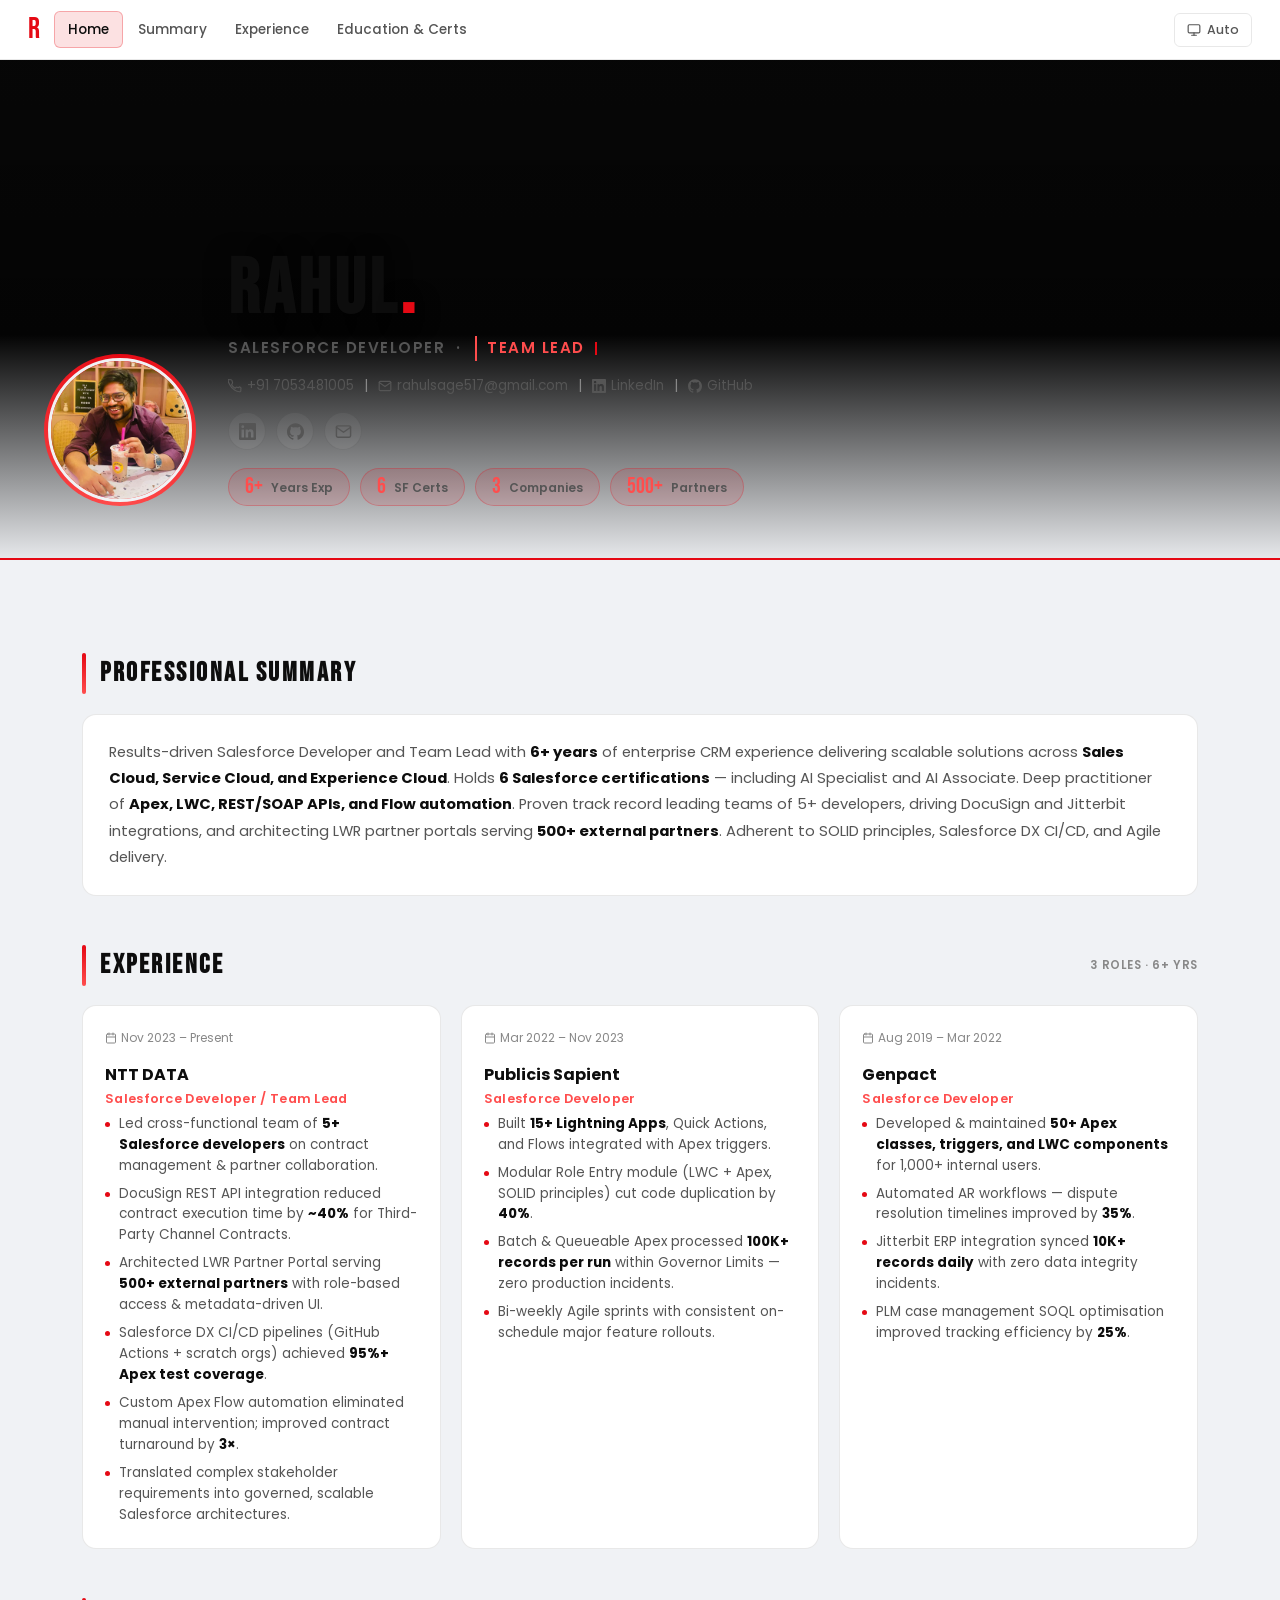
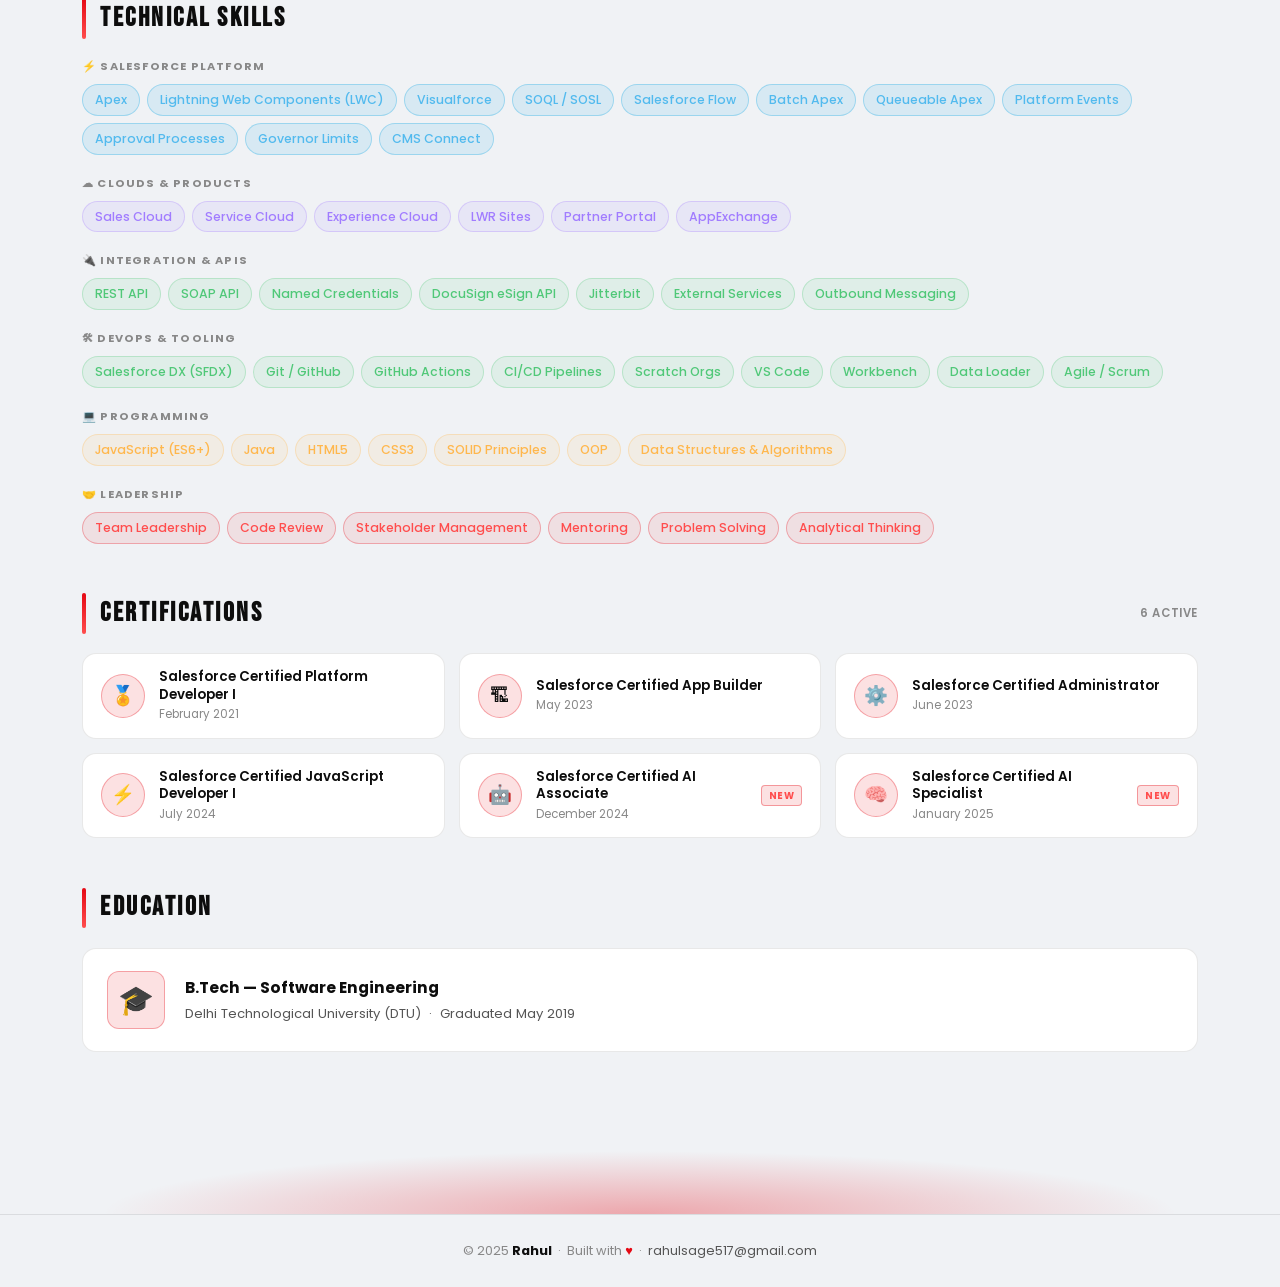
<file: index.html>
<!DOCTYPE html>
<html lang="en">
<head>
  <meta charset="utf-8" />
  <meta name="viewport" content="width=device-width, initial-scale=1" />
  <title>Resume</title>
  <meta name="description" content="Salesforce Developer portfolio — edit config.js to personalise." />
  <link rel="preconnect" href="https://fonts.googleapis.com" />
  <link rel="preconnect" href="https://fonts.gstatic.com" crossorigin />
  <link rel="stylesheet" href="./css/style.css" />
</head>
<body data-page="index">
  <div id="scroll-progress"></div>
  <header id="site-nav" class="top-nav" role="navigation" aria-label="Main navigation"></header>
  <div id="page-main"></div>
  <footer id="site-footer" class="site-footer" role="contentinfo"></footer>
  <script src="./config.js"></script>
  <script src="./js/script.js"></script>
</body>
</html>
</file>
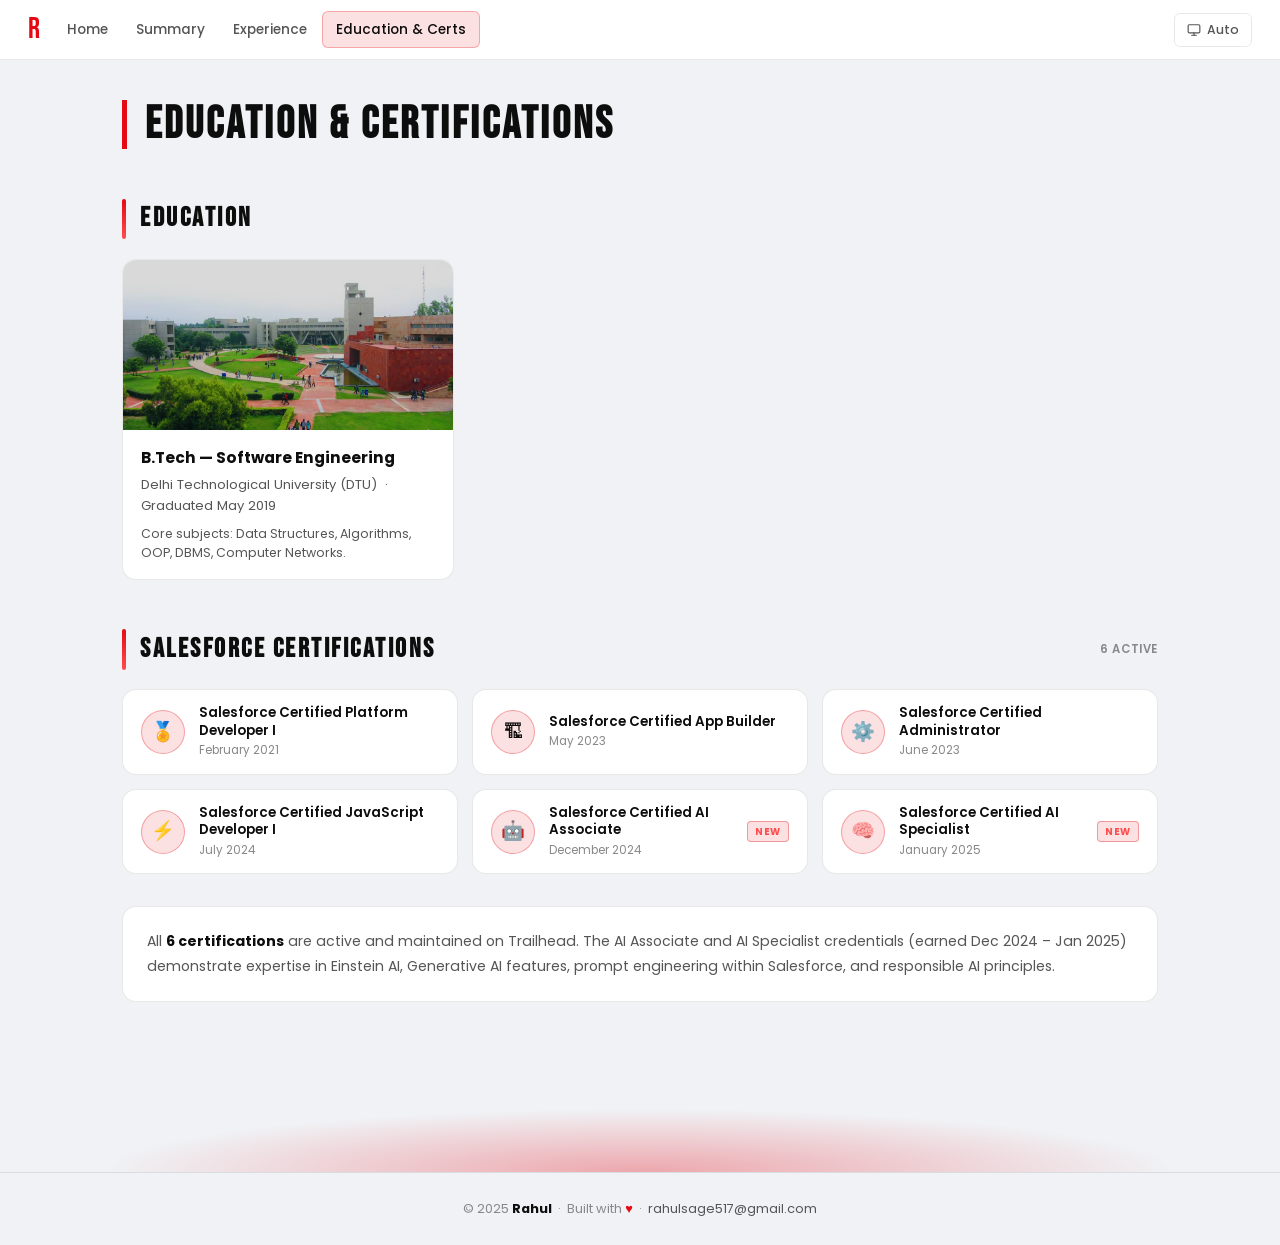
<file: education.html>
<!DOCTYPE html>
<html lang="en">
<head>
  <meta charset="utf-8" />
  <meta name="viewport" content="width=device-width, initial-scale=1" />
  <title>Resume — Education &amp; Certs</title>
  <meta name="description" content="Education and certifications — edit config.js to personalise." />
  <link rel="preconnect" href="https://fonts.googleapis.com" />
  <link rel="preconnect" href="https://fonts.gstatic.com" crossorigin />
  <link rel="stylesheet" href="./css/style.css" />
</head>
<body data-page="education">
  <div id="scroll-progress"></div>
  <header id="site-nav" class="top-nav" role="navigation" aria-label="Main navigation"></header>
  <div id="page-main"></div>
  <footer id="site-footer" class="site-footer" role="contentinfo"></footer>
  <script src="./config.js"></script>
  <script src="./js/script.js"></script>
</body>
</html>
</file>
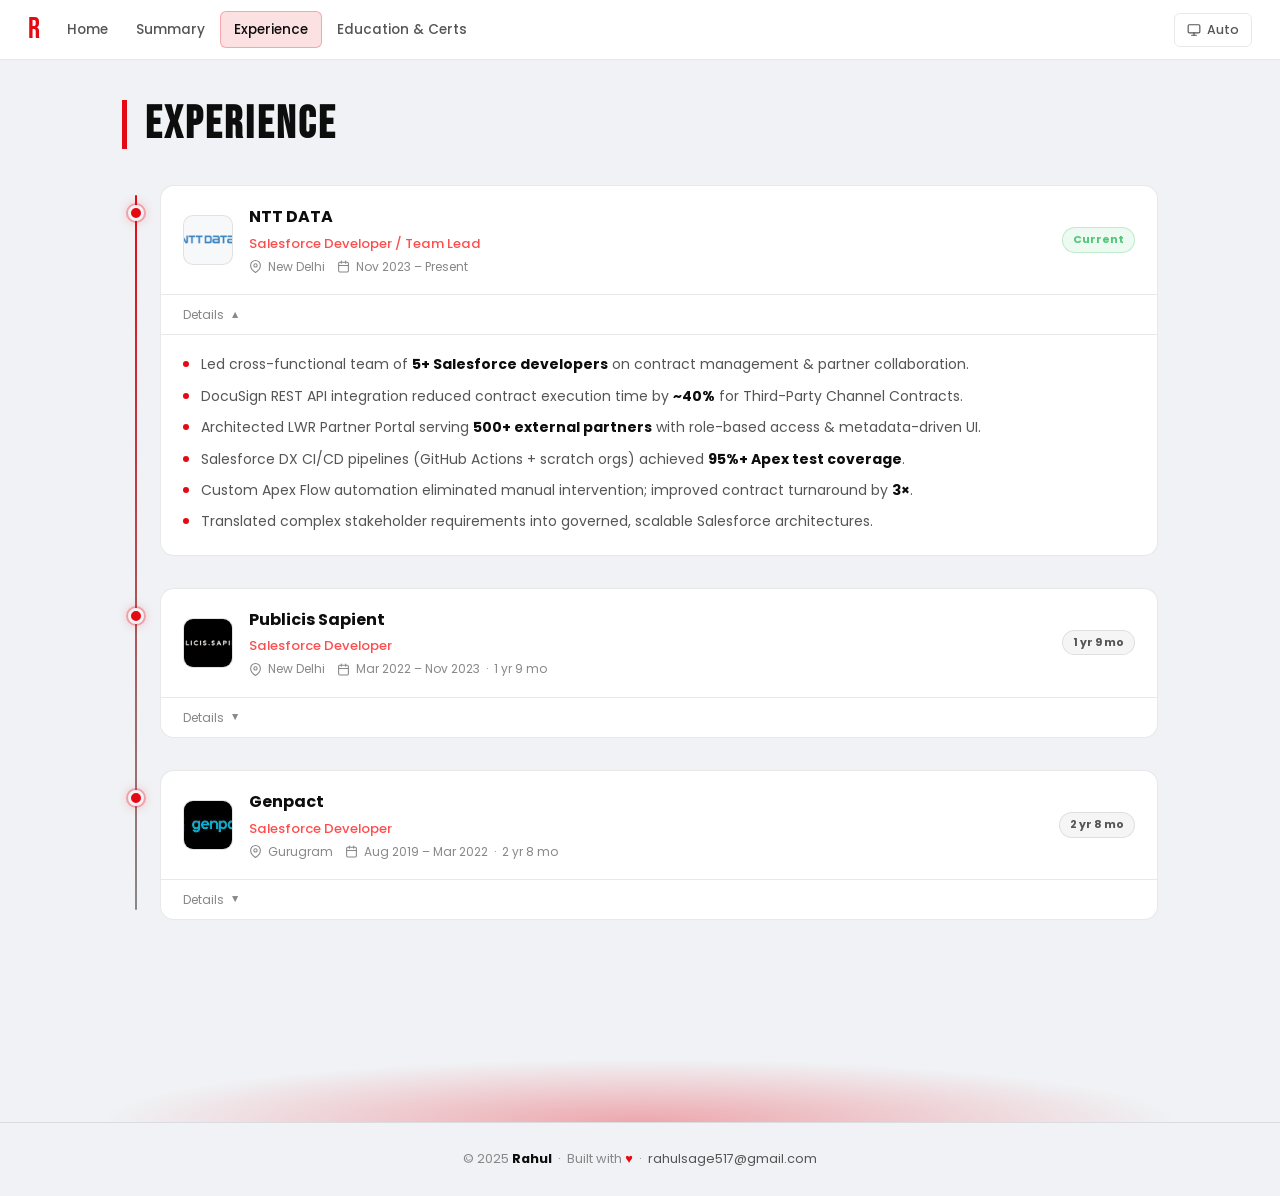
<file: experience.html>
<!DOCTYPE html>
<html lang="en">
<head>
  <meta charset="utf-8" />
  <meta name="viewport" content="width=device-width, initial-scale=1" />
  <title>Resume — Experience</title>
  <meta name="description" content="Work experience timeline — edit config.js to personalise." />
  <link rel="preconnect" href="https://fonts.googleapis.com" />
  <link rel="preconnect" href="https://fonts.gstatic.com" crossorigin />
  <link rel="stylesheet" href="./css/style.css" />
</head>
<body data-page="experience">
  <div id="scroll-progress"></div>
  <header id="site-nav" class="top-nav" role="navigation" aria-label="Main navigation"></header>
  <div id="page-main"></div>
  <footer id="site-footer" class="site-footer" role="contentinfo"></footer>
  <script src="./config.js"></script>
  <script src="./js/script.js"></script>
</body>
</html>
</file>
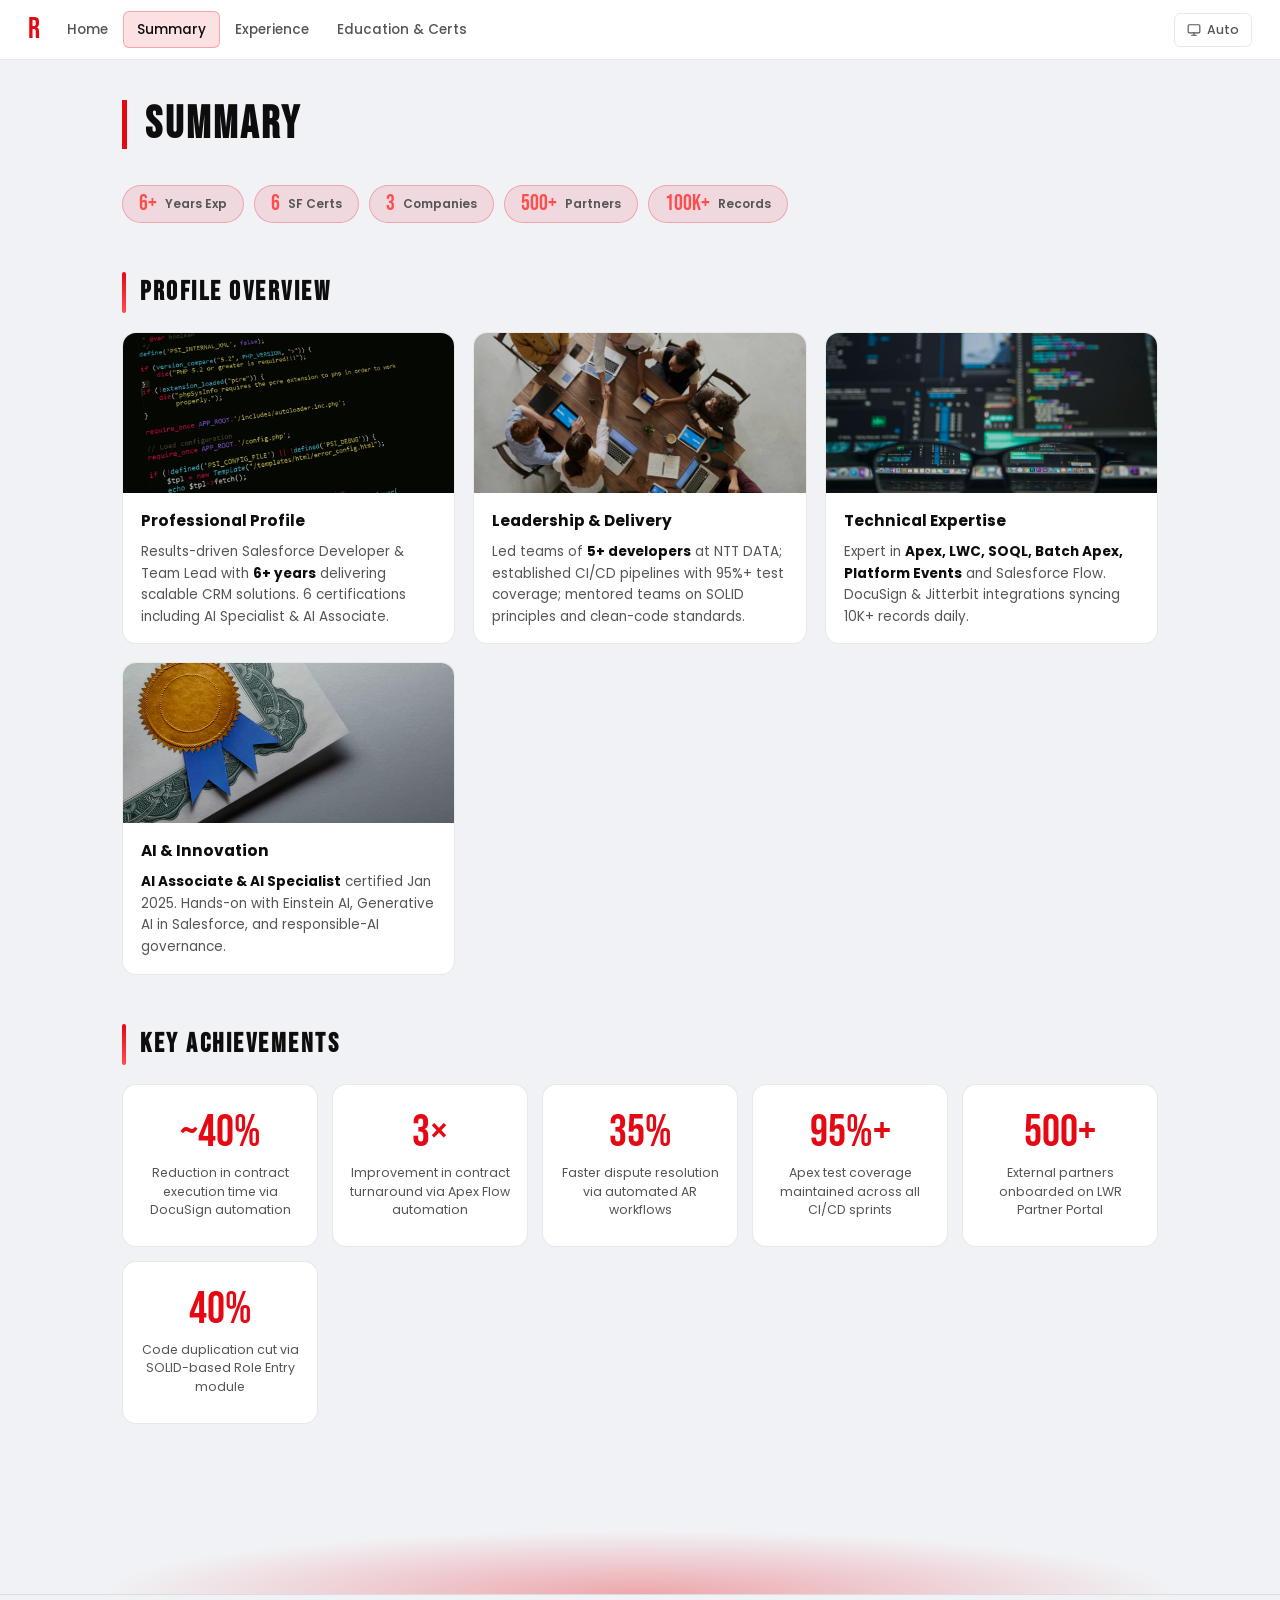
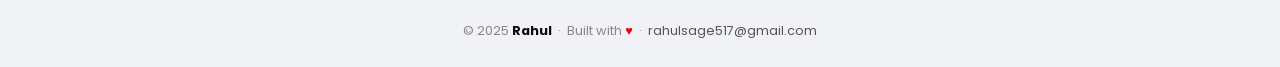
<file: summary.html>
<!DOCTYPE html>
<html lang="en">
<head>
  <meta charset="utf-8" />
  <meta name="viewport" content="width=device-width, initial-scale=1" />
  <title>Resume — Summary</title>
  <meta name="description" content="Professional summary and key achievements — edit config.js to personalise." />
  <link rel="preconnect" href="https://fonts.googleapis.com" />
  <link rel="preconnect" href="https://fonts.gstatic.com" crossorigin />
  <link rel="stylesheet" href="./css/style.css" />
</head>
<body data-page="summary">
  <div id="scroll-progress"></div>
  <header id="site-nav" class="top-nav" role="navigation" aria-label="Main navigation"></header>
  <div id="page-main"></div>
  <footer id="site-footer" class="site-footer" role="contentinfo"></footer>
  <script src="./config.js"></script>
  <script src="./js/script.js"></script>
</body>
</html>
</file>
<file: css/style.css>
/* ═══════════════════════════════════════════════════════════════
   Netflix-Inspired Resume  ·  v3  ·  with Light / Dark / Auto
   ═══════════════════════════════════════════════════════════════ */

@import url('https://fonts.googleapis.com/css2?family=Bebas+Neue&family=Poppins:wght@300;400;500;600;700;800&display=swap');

/* ── Design tokens : DARK (default) ────────────────────────── */
:root {
  --bg:          #0a0a0a;
  --surface:     #141414;
  --card:        #1c1c1c;
  --card-hover:  #242424;
  --text:        #ffffff;
  --text-2:      #e0e0e0;
  --muted:       #a8a8a8;
  --muted2:      #666666;
  --border:      rgba(255,255,255,0.08);
  --border-hover:rgba(229,9,20,0.35);
  --red:         #e50914;
  --red2:        #ff4d4d;
  --red-glow:    rgba(229,9,20,0.28);
  --red-dim:     rgba(229,9,20,0.12);
  --shadow-sm:   0 2px 12px rgba(0,0,0,0.4);
  --shadow-md:   0 8px 32px rgba(0,0,0,0.55);
  --shadow-lg:   0 20px 56px rgba(0,0,0,0.7);
  --shadow-red:  0 12px 36px rgba(229,9,20,0.2);
  --radius:      14px;
  --radius-sm:   8px;
  --radius-xs:   6px;
  --ease:        cubic-bezier(.4,0,.2,1);
  --t:           0.26s;
}

/* ── LIGHT theme overrides ──────────────────────────────────── */
[data-theme="light"] {
  --bg:          #f0f2f5;
  --surface:     #ffffff;
  --card:        #ffffff;
  --card-hover:  #f7f8fa;
  --text:        #0d0d0d;
  --text-2:      #2a2a2a;
  --muted:       #555555;
  --muted2:      #888888;
  --border:      rgba(0,0,0,0.09);
  --border-hover:rgba(229,9,20,0.4);
  --shadow-sm:   0 2px 12px rgba(0,0,0,0.08);
  --shadow-md:   0 8px 32px rgba(0,0,0,0.12);
  --shadow-lg:   0 20px 56px rgba(0,0,0,0.16);
  --shadow-red:  0 8px 28px rgba(229,9,20,0.18);
}

/* ── AUTO: follow browser preference ──────────────────────── */
@media (prefers-color-scheme: light) {
  :root:not([data-theme="dark"]):not([data-theme="light"]) {
    --bg:          #f0f2f5;
    --surface:     #ffffff;
    --card:        #ffffff;
    --card-hover:  #f7f8fa;
    --text:        #0d0d0d;
    --text-2:      #2a2a2a;
    --muted:       #555555;
    --muted2:      #888888;
    --border:      rgba(0,0,0,0.09);
    --border-hover:rgba(229,9,20,0.4);
    --shadow-sm:   0 2px 12px rgba(0,0,0,0.08);
    --shadow-md:   0 8px 32px rgba(0,0,0,0.12);
    --shadow-lg:   0 20px 56px rgba(0,0,0,0.16);
    --shadow-red:  0 8px 28px rgba(229,9,20,0.18);
  }
}

/* ── Reset ──────────────────────────────────────────────────── */
*, *::before, *::after { box-sizing: border-box; margin: 0; padding: 0; }
html { scroll-behavior: smooth; }

body {
  background: var(--bg);
  color: var(--text);
  font-family: 'Poppins', -apple-system, BlinkMacSystemFont, 'Segoe UI', sans-serif;
  font-size: 15px;
  line-height: 1.6;
  min-height: 100vh;
  overflow-x: hidden;
  transition: background var(--t) var(--ease), color var(--t) var(--ease);
}

a { color: inherit; text-decoration: none; }
img { display: block; }
strong { color: var(--text); }

/* ── Scroll progress bar ────────────────────────────────────── */
#scroll-progress {
  position: fixed;
  top: 0; left: 0;
  height: 3px;
  width: 0%;
  background: linear-gradient(90deg, var(--red), var(--red2), var(--red));
  background-size: 200% 100%;
  animation: gradientShift 3s linear infinite;
  z-index: 9999;
  transition: width 0.12s linear;
}
@keyframes gradientShift {
  0%   { background-position: 0% 50%; }
  100% { background-position: 200% 50%; }
}

/* ── Top navigation ─────────────────────────────────────────── */
.top-nav {
  position: sticky;
  top: 0; z-index: 500;
  display: flex;
  align-items: center;
  gap: 12px;
  padding: 0 28px;
  height: 60px;
  background: var(--surface);
  border-bottom: 1px solid var(--border);
  backdrop-filter: blur(16px);
  -webkit-backdrop-filter: blur(16px);
  transition: background var(--t) var(--ease), border-color var(--t) var(--ease);
}

.nav-brand {
  font-family: 'Bebas Neue', 'Arial Black', Impact, sans-serif;
  font-size: 1.9rem;
  letter-spacing: 2px;
  color: var(--red);
  line-height: 1;
  flex-shrink: 0;
}

.nav-menu {
  display: flex;
  gap: 2px;
  align-items: center;
  flex: 1;
}

.menu-item {
  color: var(--muted);
  font-size: 0.85rem;
  font-weight: 500;
  padding: 7px 13px;
  border-radius: var(--radius-xs);
  transition: color var(--t), background var(--t);
  white-space: nowrap;
}
.menu-item:hover { color: var(--text); background: var(--border); }
.menu-item.active {
  color: var(--text);
  background: var(--red-dim);
  border: 1px solid rgba(229,9,20,0.28);
}

/* ── Theme toggle ───────────────────────────────────────────── */
.theme-btn {
  margin-left: auto;
  display: flex;
  align-items: center;
  gap: 6px;
  padding: 7px 12px;
  border-radius: var(--radius-xs);
  border: 1px solid var(--border);
  background: transparent;
  color: var(--muted);
  font-size: 0.78rem;
  font-weight: 500;
  font-family: 'Poppins', sans-serif;
  cursor: pointer;
  transition: color var(--t), border-color var(--t), background var(--t);
  white-space: nowrap;
}
.theme-btn:hover {
  color: var(--text);
  border-color: var(--border-hover);
  background: var(--red-dim);
}
.theme-btn svg { width: 14px; height: 14px; flex-shrink: 0; }

/* Mobile hamburger */
.nav-hamburger {
  display: none;
  flex-direction: column;
  gap: 5px;
  cursor: pointer;
  padding: 8px;
  border-radius: var(--radius-xs);
  border: 1px solid var(--border);
  background: transparent;
  margin-left: 4px;
}
.nav-hamburger span {
  display: block;
  width: 20px; height: 2px;
  background: var(--muted);
  border-radius: 2px;
  transition: background var(--t);
}
.nav-hamburger:hover span { background: var(--text); }

/* ── Sticky name strip ──────────────────────────────────────── */
.sticky-bar {
  position: fixed;
  left: 0; right: 0; top: 0;
  padding: 9px 24px;
  display: flex;
  align-items: center;
  justify-content: center;
  gap: 10px;
  background: var(--surface);
  border-bottom: 2px solid var(--red);
  z-index: 490;
  opacity: 0;
  pointer-events: none;
  transform: translateY(-100%);
  transition: opacity 0.28s var(--ease), transform 0.28s var(--ease), background var(--t);
  font-size: 0.88rem;
  font-weight: 500;
}
.sticky-bar.show { opacity: 1; pointer-events: auto; transform: translateY(0); }
.sticky-bar a { color: var(--red); }
.sticky-dot { color: var(--muted2); }

/* ── Hero ───────────────────────────────────────────────────── */
.hero {
  position: relative;
  min-height: 500px;
  display: flex;
  align-items: flex-end;
  padding-bottom: 52px;
  overflow: hidden;
  border-bottom: 2px solid var(--red);
}

.hero-bg {
  position: absolute; inset: 0;
  background:
    linear-gradient(180deg,
      rgba(0,0,0,0.35) 0%,
      rgba(0,0,0,0.6)  55%,
      var(--bg)        100%),
    url('https://i.gifer.com/7VE.gif') center / cover no-repeat;
  background-color: #0a0a0a; /* solid fallback if GIF fails */
  transform: scale(1.04);
  animation: heroPan 16s ease-in-out infinite alternate;
}
[data-theme="light"] .hero-bg {
  background:
    linear-gradient(180deg,
      rgba(255,255,255,0.15) 0%,
      rgba(240,242,245,0.88) 55%,
      var(--bg)              100%),
    url('https://i.gifer.com/7VE.gif') center / cover no-repeat;
  background-color: #ddd;
}
@keyframes heroPan {
  from { transform: scale(1.04) translateX(0);    }
  to   { transform: scale(1.08) translateX(-1%);  }
}

.hero-content {
  position: relative; z-index: 2;
  display: flex;
  align-items: flex-end;
  gap: 32px;
  padding: 0 44px;
  width: 100%;
}

/* Avatar */
.avatar-ring {
  flex-shrink: 0;
  width: 152px; height: 152px;
  border-radius: 50%;
  padding: 4px;
  background: conic-gradient(var(--red), var(--red2), var(--red));
  animation: popIn 0.8s cubic-bezier(.34,1.56,.64,1) both, spin 8s linear infinite;
}
@keyframes popIn  { from { transform: scale(.4); opacity:0; } to { transform: scale(1); opacity:1; } }
@keyframes spin   { to   { --angle: 360deg; } }

.avatar-photo {
  width: 100%; height: 100%;
  border-radius: 50%;
  object-fit: cover;
  border: 3px solid var(--bg);
  display: block;
}

/* Hero text */
.hero-text h1 {
  font-family: 'Bebas Neue', 'Arial Black', Impact, sans-serif;
  font-size: clamp(3rem, 6vw, 5.5rem);
  letter-spacing: 4px;
  line-height: 1;
  margin-bottom: 8px;
  text-shadow: 0 4px 24px rgba(0,0,0,0.5);
}
.hero-text h1 .h1-accent { color: var(--red); }

.hero-subtitle {
  font-size: 0.95rem;
  font-weight: 600;
  color: var(--muted);
  text-transform: uppercase;
  letter-spacing: 1.5px;
  margin-bottom: 14px;
  display: flex;
  align-items: center;
  gap: 8px;
  flex-wrap: wrap;
}
.hero-subtitle em {
  color: var(--red2);
  font-style: normal;
  padding-left: 10px;
  border-left: 2px solid var(--red2);
}

/* Typewriter cursor */
.tw-cursor {
  display: inline-block;
  width: 2px; height: 0.9em;
  background: var(--red);
  vertical-align: middle;
  margin-left: 2px;
  animation: blink 0.8s step-end infinite;
}
@keyframes blink { 0%,100%{opacity:1;} 50%{opacity:0;} }

/* Contacts row */
.hero-contacts {
  display: flex; flex-wrap: wrap; gap: 10px;
  align-items: center;
  margin-bottom: 16px;
  font-size: 0.85rem; color: var(--muted);
}
.hero-contacts a {
  display: flex; align-items: center; gap: 5px;
  color: var(--muted);
  transition: color var(--t);
}
.hero-contacts a:hover { color: var(--red2); }
.hero-contacts a svg { width: 14px; height: 14px; flex-shrink: 0; }
.hc-sep { color: var(--muted2); }

/* Social icons */
.social-icons {
  display: flex; gap: 10px;
  margin-bottom: 18px;
}
.social-btn {
  width: 38px; height: 38px;
  border-radius: 50%;
  display: flex; align-items: center; justify-content: center;
  border: 1.5px solid var(--border);
  background: rgba(255,255,255,0.05);
  color: var(--muted);
  transition: color var(--t), border-color var(--t), background var(--t), transform var(--t), box-shadow var(--t);
}
.social-btn svg { width: 17px; height: 17px; }
.social-btn:hover {
  color: var(--text);
  border-color: rgba(229,9,20,0.5);
  background: var(--red-dim);
  box-shadow: 0 0 14px var(--red-glow);
  transform: translateY(-3px) scale(1.08);
}

/* Stat chips */
.stats-row { display: flex; flex-wrap: wrap; gap: 10px; }
.stat-chip {
  display: flex; align-items: center; gap: 8px;
  padding: 7px 16px;
  border-radius: 50px;
  background: rgba(229,9,20,0.1);
  border: 1px solid rgba(229,9,20,0.25);
  transition: background var(--t), border-color var(--t);
}
.stat-chip:hover { background: rgba(229,9,20,0.18); border-color: rgba(229,9,20,0.45); }
.stat-num {
  font-family: 'Bebas Neue', 'Arial Black', sans-serif;
  font-size: 1.35rem;
  color: var(--red2);
  line-height: 1;
}
.stat-label { font-size: 0.75rem; font-weight: 600; color: var(--muted); }

/* ── Layout wrappers ────────────────────────────────────────── */
.content-wrap {
  max-width: 1180px;
  margin: 0 auto;
  padding: 44px 32px 72px;
}
.page-content {
  max-width: 1100px;
  margin: 0 auto;
  padding: 40px 32px 80px;
}

/* ── Section titles ─────────────────────────────────────────── */
.section-title {
  display: flex; align-items: center; gap: 14px;
  font-family: 'Bebas Neue', 'Arial Black', sans-serif;
  font-size: 1.7rem;
  letter-spacing: 2.5px;
  color: var(--text);
  margin: 48px 0 18px;
}
.section-title::before {
  content: '';
  display: block;
  width: 4px; height: 1.5em;
  background: linear-gradient(180deg, var(--red), var(--red2));
  border-radius: 2px;
  flex-shrink: 0;
}
.sec-badge {
  margin-left: auto;
  font-family: 'Poppins', sans-serif;
  font-size: 0.72rem;
  font-weight: 600;
  letter-spacing: 0.6px;
  text-transform: uppercase;
  color: var(--muted2);
}
.page-hero-title {
  font-family: 'Bebas Neue', 'Arial Black', sans-serif;
  font-size: clamp(2rem, 4vw, 2.8rem);
  letter-spacing: 3px;
  border-left: 5px solid var(--red);
  padding-left: 18px;
  margin-bottom: 36px;
  color: var(--text);
  line-height: 1.1;
}

/* ── Generic card ───────────────────────────────────────────── */
.card {
  background: var(--card);
  border: 1px solid var(--border);
  border-radius: var(--radius);
  transition: transform var(--t) var(--ease), box-shadow var(--t) var(--ease),
              border-color var(--t) var(--ease), background var(--t) var(--ease);
}
.card:hover {
  transform: translateY(-5px);
  box-shadow: var(--shadow-md);
  border-color: var(--border-hover);
}

/* ── Summary text card ──────────────────────────────────────── */
.summary-card { padding: 24px 26px; }
.summary-card p { color: var(--muted); font-size: 0.92rem; line-height: 1.8; }
.summary-card p strong { color: var(--text); }

/* ── Experience cards (index page) ─────────────────────────── */
.exp-grid {
  display: grid;
  grid-template-columns: repeat(auto-fit, minmax(300px, 1fr));
  gap: 20px;
}
.exp-card {
  padding: 22px;
  position: relative;
  overflow: hidden;
}
.exp-card::after {
  content: '';
  position: absolute;
  left: 0; top: 0; bottom: 0;
  width: 3px;
  background: linear-gradient(180deg, var(--red), var(--red2));
  opacity: 0;
  transition: opacity var(--t);
}
.exp-card:hover::after { opacity: 1; }
.exp-card:hover { padding-left: 25px; }

.exp-company { font-size: 1rem; font-weight: 700; margin-bottom: 2px; color: var(--text); }
.exp-role-text { font-size: 0.8rem; color: var(--red2); font-weight: 600; margin-bottom: 4px; letter-spacing: 0.3px; }
.exp-date-text {
  font-size: 0.75rem; color: var(--muted2);
  display: flex; align-items: center; gap: 4px; margin-bottom: 14px;
}
.exp-date-text svg { width: 12px; height: 12px; }
.exp-bullets { list-style: none; display: flex; flex-direction: column; gap: 7px; }
.exp-bullets li {
  font-size: 0.845rem; color: var(--muted); line-height: 1.55;
  padding-left: 14px; position: relative;
}
.exp-bullets li::before {
  content: '';
  position: absolute; left: 0; top: 8px;
  width: 5px; height: 5px;
  border-radius: 50%; background: var(--red);
}
.exp-bullets li strong { color: var(--text); }

/* ── Skill tags ─────────────────────────────────────────────── */
.skills-stack { display: flex; flex-direction: column; gap: 20px; }
.skill-group-label {
  font-size: 0.7rem; font-weight: 700;
  text-transform: uppercase; letter-spacing: 1.2px;
  color: var(--muted2); margin-bottom: 8px;
  display: flex; align-items: center; gap: 6px;
}
.tags { display: flex; flex-wrap: wrap; gap: 7px; }
.tag {
  display: inline-block;
  padding: 5px 12px;
  border-radius: 50px;
  font-size: 0.775rem;
  font-weight: 500;
  border: 1px solid transparent;
  transition: transform 0.18s var(--ease), box-shadow 0.18s var(--ease), opacity 0.18s;
  cursor: default;
}
.tag:hover { transform: translateY(-2px) scale(1.05); }

.tag-sf    { background: rgba(0,161,224,0.1);  border-color: rgba(0,161,224,0.28);  color: #52baee; }
.tag-cloud { background: rgba(161,124,255,0.1);border-color: rgba(161,124,255,0.28);color: #a17cff; }
.tag-dev   { background: rgba(80,200,120,0.1); border-color: rgba(80,200,120,0.28); color: #50c878; }
.tag-prog  { background: rgba(255,183,77,0.1); border-color: rgba(255,183,77,0.28); color: #ffb74d; }
.tag-soft  { background: rgba(229,9,20,0.08);  border-color: rgba(229,9,20,0.28);   color: var(--red2); }

[data-theme="light"] .tag-sf    { background: rgba(0,120,200,0.08);  border-color: rgba(0,120,200,0.3);  color: #0078c8; }
[data-theme="light"] .tag-cloud { background: rgba(120,80,230,0.08); border-color: rgba(120,80,230,0.3); color: #7850e6; }
[data-theme="light"] .tag-dev   { background: rgba(20,140,60,0.08);  border-color: rgba(20,140,60,0.3);  color: #148c3c; }
[data-theme="light"] .tag-prog  { background: rgba(200,120,0,0.08);  border-color: rgba(200,120,0,0.3);  color: #c87800; }
[data-theme="light"] .tag-soft  { background: rgba(229,9,20,0.06);   border-color: rgba(229,9,20,0.3);   color: #c00; }

/* ── Cert grid ──────────────────────────────────────────────── */
.cert-grid {
  display: grid;
  grid-template-columns: repeat(auto-fill, minmax(270px, 1fr));
  gap: 14px;
}
.cert-badge {
  display: flex; align-items: center; gap: 14px;
  padding: 14px 18px;
}
.cert-icon {
  width: 44px; height: 44px;
  border-radius: 50%;
  display: flex; align-items: center; justify-content: center;
  font-size: 1.2rem;
  background: var(--red-dim);
  border: 1.5px solid rgba(229,9,20,0.3);
  flex-shrink: 0;
}
.cert-info { flex: 1; min-width: 0; }
.cert-name { font-size: 0.84rem; font-weight: 600; line-height: 1.3; color: var(--text); }
.cert-date { font-size: 0.73rem; color: var(--muted2); margin-top: 2px; }
.cert-new-pill {
  font-size: 0.6rem; font-weight: 700; text-transform: uppercase; letter-spacing: 0.6px;
  background: var(--red-dim); border: 1px solid rgba(229,9,20,0.35); color: var(--red2);
  border-radius: 4px; padding: 2px 7px; white-space: nowrap; flex-shrink: 0;
}

/* ── Education card ─────────────────────────────────────────── */
.edu-inline {
  display: flex; align-items: center; gap: 20px;
  padding: 22px 24px;
}
.edu-icon-box {
  width: 58px; height: 58px;
  border-radius: 12px;
  background: var(--red-dim);
  border: 1.5px solid rgba(229,9,20,0.3);
  display: flex; align-items: center; justify-content: center;
  font-size: 1.8rem; flex-shrink: 0;
}
.edu-inline h3 { font-size: 0.96rem; font-weight: 700; margin-bottom: 3px; color: var(--text); }
.edu-inline p  { font-size: 0.82rem; color: var(--muted); }

/* ── Timeline (experience page) ─────────────────────────────── */
.timeline { position: relative; padding-left: 38px; }
.timeline::before {
  content: '';
  position: absolute; left: 13px; top: 10px; bottom: 10px;
  width: 2px;
  background: linear-gradient(180deg, var(--red) 0%, var(--muted2) 100%);
  border-radius: 2px;
}
.tl-item { position: relative; margin-bottom: 32px; }
.tl-item::before {
  content: '';
  position: absolute;
  left: -32px; top: 20px;
  width: 16px; height: 16px;
  border-radius: 50%;
  background: var(--red);
  border: 3px solid var(--bg);
  box-shadow: 0 0 0 2px var(--red-glow), 0 0 12px var(--red-glow);
  transition: box-shadow var(--t);
  z-index: 1;
}
.tl-item:hover::before { box-shadow: 0 0 0 4px var(--red-glow), 0 0 20px var(--red-glow); }

.tl-card {
  cursor: pointer;
  overflow: hidden;
}
/* Override the generic .card:hover translateY — timeline cards slide right instead */
.tl-card:hover {
  transform: translateX(5px) !important;
  box-shadow: -3px 0 0 var(--red), var(--shadow-md);
  border-color: var(--border-hover);
}

.tl-header {
  display: flex; align-items: center; gap: 16px;
  padding: 18px 22px;
}
.company-logo {
  width: 50px; height: 50px;
  border-radius: 10px;
  object-fit: cover;
  border: 1px solid var(--border);
  flex-shrink: 0;
  background: var(--card-hover); /* fallback bg when image fails */
}
.company-logo-fallback {
  width: 50px; height: 50px;
  border-radius: 10px;
  background: var(--red-dim);
  border: 1px solid rgba(229,9,20,0.3);
  display: none; /* shown by JS onerror */
  align-items: center; justify-content: center;
  font-family: 'Bebas Neue', sans-serif;
  font-size: 1.5rem;
  color: var(--red2);
  flex-shrink: 0;
}
.tl-meta { flex: 1; min-width: 0; }
.tl-meta h3 { font-size: 1rem; font-weight: 700; color: var(--text); margin-bottom: 3px; }
.tl-role-text { font-size: 0.82rem; color: var(--red2); font-weight: 500; margin-bottom: 3px; }
.tl-date-loc {
  font-size: 0.75rem; color: var(--muted2);
  display: flex; align-items: center; gap: 6px; flex-wrap: wrap;
}
.tl-date-loc svg { width: 13px; height: 13px; flex-shrink: 0; }

.tl-badge {
  font-size: 0.68rem; font-weight: 700; padding: 3px 10px;
  border-radius: 50px; border: 1px solid; white-space: nowrap; flex-shrink: 0;
}
.tl-badge.current { background: rgba(80,200,120,0.1); border-color: rgba(80,200,120,0.3); color: #50c878; }
.tl-badge.past    { background: rgba(160,160,160,0.1); border-color: rgba(160,160,160,0.25); color: var(--muted); }

.tl-expand-row {
  padding: 10px 22px;
  border-top: 1px solid var(--border);
  display: flex; align-items: center; gap: 6px;
  font-size: 0.76rem; color: var(--muted2);
  transition: color var(--t);
}
.tl-card:hover .tl-expand-row { color: var(--red2); }
.expand-arrow { font-size: 0.65rem; transition: transform 0.22s var(--ease); }
.tl-card.open .expand-arrow { transform: rotate(180deg); }

.tl-body {
  display: none;
  padding: 18px 22px 22px;
  border-top: 1px solid var(--border);
}
.tl-card.open .tl-body { display: block; }
.tl-body ul { list-style: none; display: flex; flex-direction: column; gap: 9px; }
.tl-body ul li {
  font-size: 0.875rem; color: var(--muted); line-height: 1.6;
  padding-left: 18px; position: relative;
}
.tl-body ul li::before {
  content: '';
  position: absolute; left: 0; top: 8px;
  width: 6px; height: 6px;
  border-radius: 50%; background: var(--red);
}
.tl-body ul li strong { color: var(--text); }

/* ── Summary page ───────────────────────────────────────────── */
.summary-feature-grid {
  display: grid;
  grid-template-columns: repeat(auto-fill, minmax(270px, 1fr));
  gap: 18px;
}
.summary-feature-card {
  overflow: hidden;
  border-radius: var(--radius);
}
.sfc-img {
  width: 100%; height: 160px;
  object-fit: cover;
  display: block;
  filter: brightness(0.82);
  transition: filter var(--t) var(--ease), transform var(--t) var(--ease);
}
[data-theme="light"] .sfc-img { filter: brightness(0.9) saturate(0.9); }
.summary-feature-card:hover .sfc-img { filter: brightness(0.65); transform: scale(1.04); }
.sfc-body { padding: 16px 18px; }
.sfc-body h3 { font-size: 0.96rem; font-weight: 700; margin-bottom: 7px; color: var(--text); }
.sfc-body p  { font-size: 0.845rem; color: var(--muted); line-height: 1.6; }
.sfc-body p strong { color: var(--text); }

.achievement-grid {
  display: grid;
  grid-template-columns: repeat(auto-fill, minmax(180px, 1fr));
  gap: 14px;
}
.ach-card {
  text-align: center;
  padding: 26px 16px;
}
.ach-value {
  font-family: 'Bebas Neue', 'Arial Black', sans-serif;
  font-size: 2.8rem;
  color: var(--red);
  line-height: 1;
  margin-bottom: 8px;
}
.ach-label { font-size: 0.78rem; color: var(--muted); line-height: 1.5; }

/* ── Education page ─────────────────────────────────────────── */
.edu-page-grid {
  display: grid;
  grid-template-columns: repeat(auto-fill, minmax(300px, 1fr));
  gap: 20px;
}
.edu-page-card { overflow: hidden; }
.edu-page-img {
  width: 100%; height: 170px;
  object-fit: cover;
  display: block;
  filter: brightness(0.85);
  transition: filter var(--t), transform var(--t);
}
[data-theme="light"] .edu-page-img { filter: brightness(0.9) saturate(0.85); }
.edu-page-card:hover .edu-page-img { filter: brightness(0.7); transform: scale(1.04); }
.edu-page-body { padding: 16px 18px; }
.edu-page-body h3 { font-size: 0.96rem; font-weight: 700; margin-bottom: 5px; color: var(--text); }
.edu-page-body p  { font-size: 0.82rem; color: var(--muted); line-height: 1.55; }

.cert-info-card { padding: 22px 24px; }
.cert-info-card p { font-size: 0.88rem; color: var(--muted); line-height: 1.75; }
.cert-info-card p strong { color: var(--text); }

/* ── Shine sweep overlay ────────────────────────────────────── */
.shine {
  position: absolute; inset: 0;
  pointer-events: none;
  background: linear-gradient(120deg,
    transparent 20%,
    rgba(255,255,255,0.07) 50%,
    transparent 80%);
  transform: translateX(-120%);
  transition: transform 0.7s ease;
}
.card:hover .shine { transform: translateX(120%); }

/* ── Footer glow ────────────────────────────────────────────── */
.footer-glow {
  height: 90px;
  background: radial-gradient(ellipse 60% 100% at 50% 100%,
    rgba(229,9,20,0.32) 0%, transparent 70%);
  animation: pulse 5s ease-in-out infinite;
  pointer-events: none;
}
@keyframes pulse { 0%,100%{opacity:.4;} 50%{opacity:.85;} }

.site-footer {
  text-align: center;
  padding: 26px;
  color: var(--muted2);
  font-size: 0.8rem;
  border-top: 1px solid var(--border);
  transition: border-color var(--t);
}
.site-footer a { color: var(--muted); transition: color var(--t); }
.site-footer a:hover { color: var(--red2); }
.footer-heart { color: var(--red); }

/* ── Fade-in on scroll ──────────────────────────────────────── */
.fade-in {
  opacity: 0;
  transform: translateY(24px);
  transition: opacity 0.5s var(--ease), transform 0.5s var(--ease);
}
.fade-in.visible { opacity: 1; transform: translateY(0); }

/* ── Responsive ─────────────────────────────────────────────── */
@media (max-width: 768px) {
  .hero-content { flex-direction: column; align-items: center; text-align: center; padding: 0 20px; }
  .hero { min-height: auto; padding: 100px 0 40px; }
  .hero-contacts { justify-content: center; }
  .social-icons { justify-content: center; }
  .stats-row { justify-content: center; }
  .hero-subtitle { justify-content: center; }
  .avatar-ring { width: 120px; height: 120px; }
  .content-wrap { padding: 28px 18px 56px; }
  .page-content { padding: 28px 18px 60px; }
  .timeline { padding-left: 28px; }
  .tl-item::before { left: -21px; width: 12px; height: 12px; }
  .top-nav { padding: 0 18px; }
  .nav-menu { display: none; }
  .nav-hamburger { display: flex; }
  .section-title { font-size: 1.45rem; }
}

@media (max-width: 480px) {
  .hero-text h1 { letter-spacing: 2px; }
  .tl-header { flex-wrap: wrap; gap: 10px; }
  .stat-chip { padding: 5px 11px; }
  .stat-num { font-size: 1.1rem; }
  .achievement-grid { grid-template-columns: repeat(auto-fill, minmax(140px, 1fr)); }
}
</file>
